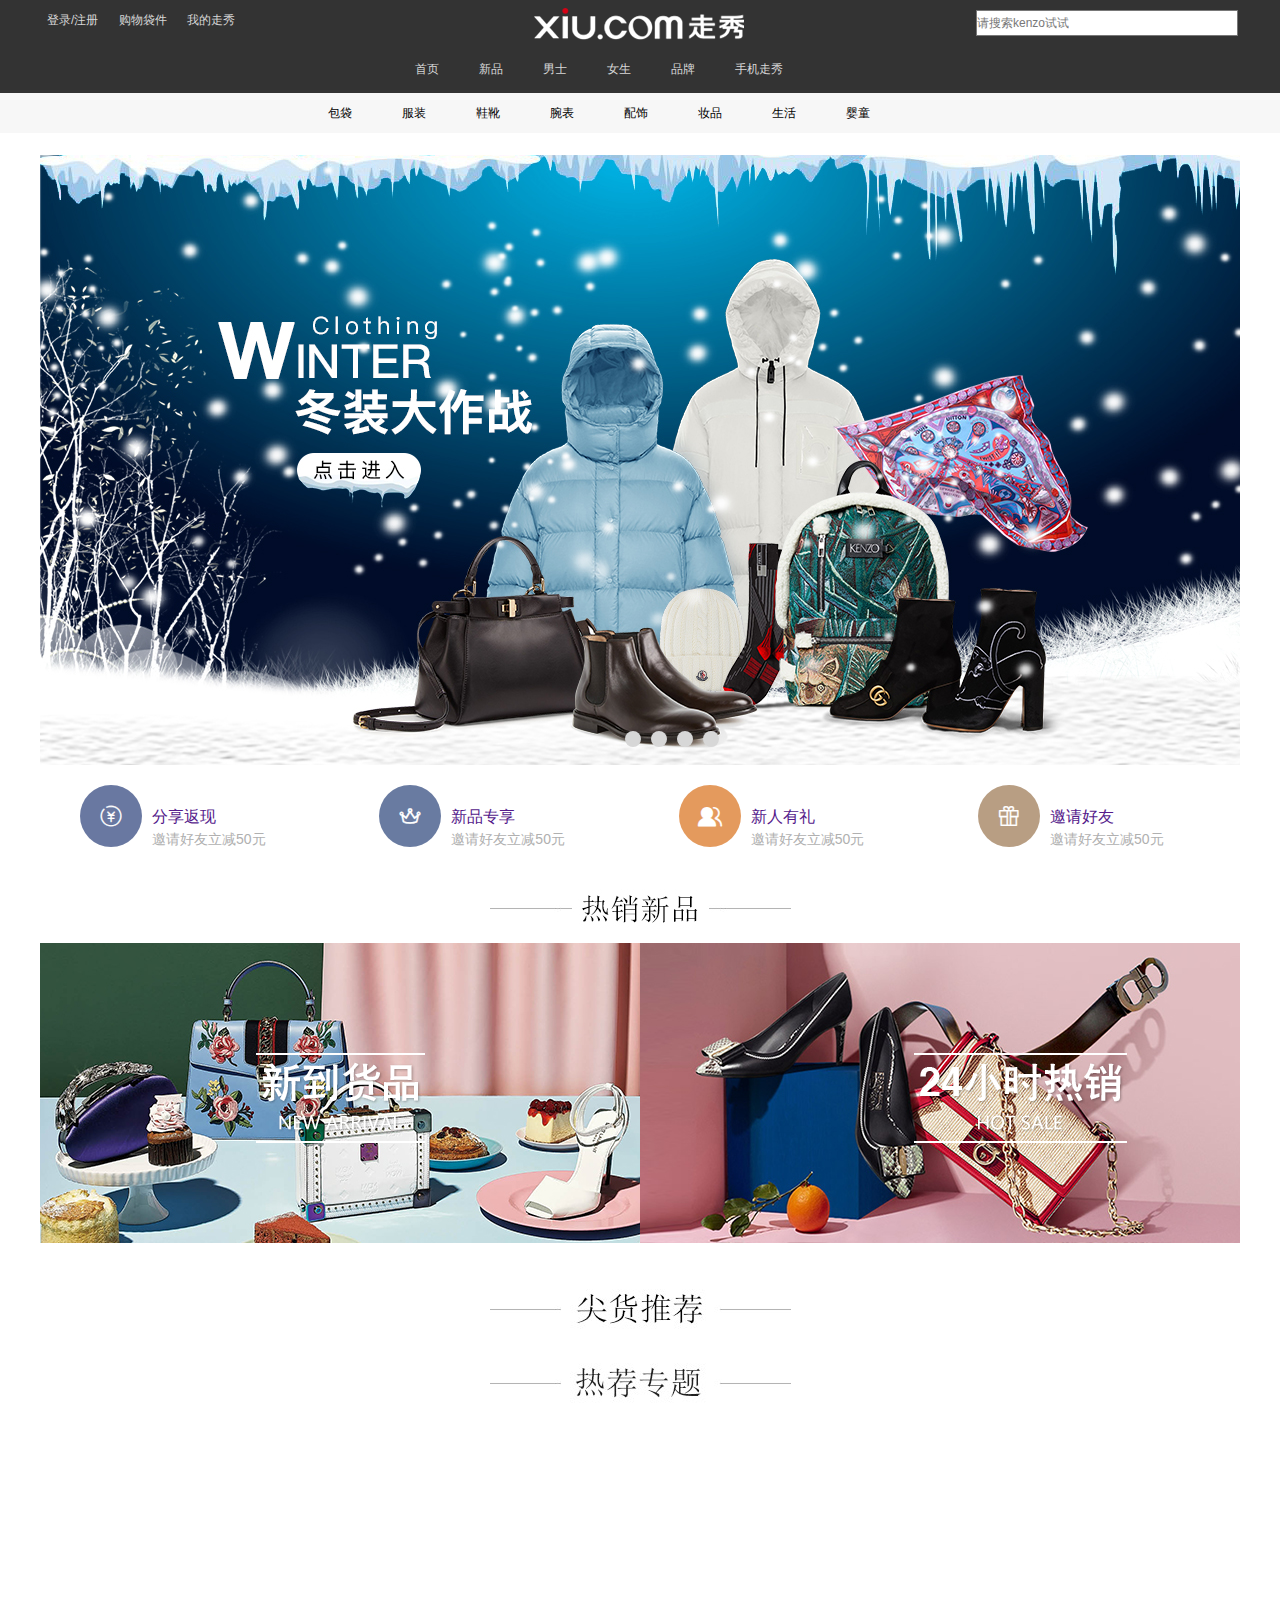
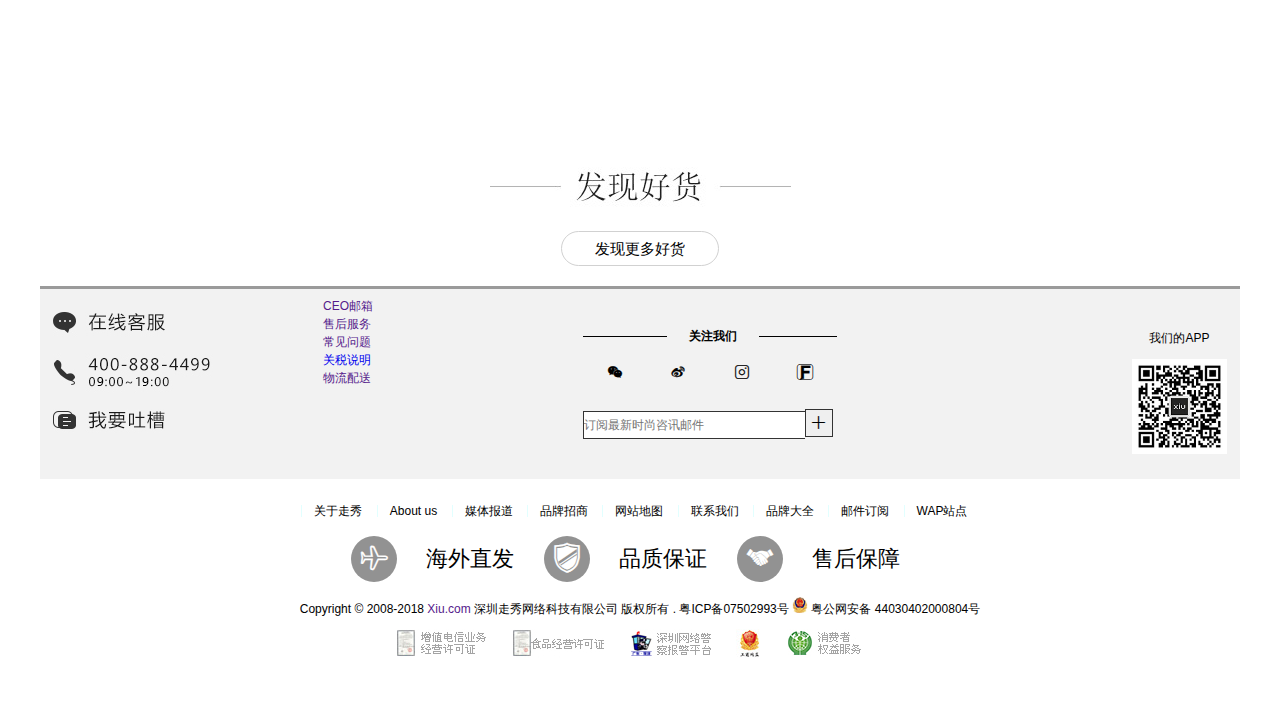
<file: index.html>
<!doctype html>
<html lang="en">

	<head>
		<meta charset="UTF-8" />
		<title>走秀网-发现全球时尚-走秀网官网</title>
		<meta name="keywords" content="走秀网，走秀网官网,ciu.com,国际品牌，全球购，海外名店，代购" />
		<link rel="stylesheet" type="text/css" href="css/showpage.css" />
		<link rel="stylesheet" type="text/css" href="font/iconfont.css"/>
		<link rel="stylesheet" type="text/css" href="font/demo.css"/>
	</head>

	<body>
		<!--头部开始-->
		<header>
			<div class="top_wrap">
				<div class="top_wrap_in">
					<ul class="top_nav">
						<li>
							<a href="">登录/注册</a>

						</li>
						<li>
							<a href="">购物袋<em></em>件</a>
						</li>
						<li>
							<a href="">我的走秀</a>
						</li>
					</ul>
					<div class="top_center">
						<a href="index.html"></a>
					</div>
					<div class="top_right"><input type="search" name="" id="" value="请搜索kenzo试试" /></div>
					<div class="banner_top">
						<ul>
							<li><a href="">首页</a></li>
							<li><a href="">新品</a></li>
							<li><a href="">男士</a></li>
							<li><a href="">女生</a></li>
							<li><a href="">品牌</a></li>
							<li><a href="">手机走秀</a></li>
						</ul>
					</div>
				</div>

			</div>
			<div class="bottom_wrap">
				<div class="bottom_wrap_in">
					<ul>
						<li><a href="">包袋</a></li>
						<li><a href="">服装</a></li>
						<li><a href="">鞋靴</a></li>
						<li><a href="">腕表</a></li>
						<li><a href="">配饰</a></li>
						<li><a href="">妆品</a></li>
						<li><a href="">生活</a></li>
						<li><a href="">婴童</a></li>
					</ul>
				</div>
			</div>
		</header>
		<!--头部结束-->

		<!--运营添加开始-->
		<section>
			<div class="mainShow">
				<ol>
					<li><img src="img/banner1.jpg"/></li>
					<li><img src="img/banner2.jpg"/></li>
					<li><img src="img/banner3.jpg"/></li>
					<li><img src="img/banner4.jpg"/></li>
					<li><img src="img/banner1.jpg"/></li>
				</ol>
				<ul >
					<li>1</li>
					<li>2</li>
					<li>3</li>
					<li>4</li>
				</ul>
			</div>
			<div class="mainNav">
				<a href=""><i class="iconfont">&#xe60b;</i><p>分享返现</p><span>邀请好友立减50元</span></a>
				<a href=""><i class="iconfont">&#xe7a9;</i><p>新品专享</p><span>邀请好友立减50元</span></a>
				<a href=""><i class="iconfont">&#xe71e;</i><p>新人有礼</p><span>邀请好友立减50元</span></a>
				<a href=""><i class="iconfont">&#xe657;</i><p>邀请好友</p><span>邀请好友立减50元</span></a>
			</div>
			<!--shopbox-->
			<div class="shopbox">
				<!--new-->
				<div class="title"><img src="img/topic_za.jpg"/></div>
				<div class="new">
					<ul>
						<li><img src="img/zuixin_01.jpg"/><a href=""><img src="img/zuixin_01.png"/></a></li>
						<li><img src="img/zuixin_02.jpg"/><a href=""><img src="img/zuixin_02.png"/></a></li>
					</ul>
				</div>
				<!--尖货推荐-->
				<div class="title"><img src="img/goods_t.jpg"/></div>
				<div class="recommend_good">
					<!--<ul>
						<li><a href=""><img src=""/></a></li>
						<li><a href=""><img src=""/></a></li>
						<li><a href=""><img src=""/></a></li>
					</ul>-->
				</div>
				
				<!--热荐专题-->
				<div class="title"><img src="img/topic_t.jpg"/></div>
				<div class="hotTip"></div>
				
				<!--发现好货-->
				
				<div class="title"><img src="img/found_t.jpg"/></div>
				<div class="findGood">
					<!--<ul>
						<li><img src="" alt="" /><span><p>好机会</</p><p>大多数</</p><p>速度</</p></span></li>
						<li><img src="" alt="" /><span><p></</p><p></</p><p></</p></span></li>
						<li><img src="" alt="" /><span><p></</p><p></</p><p></</p></span></li>
						<li><img src="" alt="" /><span><p></</p><p></</p><p></</p></span></li>
					</ul>-->
				</div>
					
				
			</div>
			<div class="section_end">发现更多好货</div>
		</section>
		<!--运营添加结束-->

		<!--end-->
		<footer>
			<!--footer上部分-->
			<div class="footer_top">
				<div class="footer_top_left">
					<a class="kf" href=""></a>
					<p class="p_num"></p>
					<a href="" class="mail_link"></a>
				</div>
				
					<dl class="new_dl">
					<dd><a href="">CEO邮箱</a></dd>
					<dd><a href="">售后服务</a></dd>
					<dd><a href="">常见问题</a></dd>
					<dd><a href="javascript:void(0);">关税说明</a></dd>
					<dd><a href="">物流配送</a></dd>
					</dl>
				<div class="footer_top_center">
					<div><h2>关注我们</h2></div>
					<p>
					<i class="iconfont">&#xe619;</i>
					<i class="iconfont">&#xf0105;</i>
					<i class="iconfont">&#xe60e;</i>
					<i class="iconfont">&#xe61f;</i>
					</p>
					<input type="search" class="search" placeholder="订阅最新时尚咨讯邮件"/><input type="button" value="&#xe81a;" class="btn iconfont"/>
				</div>
				<dl class="wchat">
					<dt>我们的APP</dt>
					<dd><img src="img/weixinQr.jpg"/></dd>
				</dl>
				
			</div>
			
			<!--footer下部分-->
			<div class="footer_bottom">
				<a href="">关于走秀</a>
				<a href="">About us</a>
				<a href="">媒体报道</a>
				<a href="">品牌招商</a>
				<a href="">网站地图</a>
				<a href="">联系我们</a>
				<a href="">品牌大全</a>
				<a href="">邮件订阅</a>
				<a href="">WAP站点</a>
				<br />
				<ul>
					<li><i class="iconfont">&#xf0060;</i><span>海外直发</span></li>
					<li><i class="iconfont">&#xe69d;</i><span>品质保证</span></li>
					<li><i class="iconfont">&#xe6c9;</i><span>售后保障</span></li>
				</ul>
				<div class="copy">
					<p>Copyright &copy; 2008-2018 <a href="">Xiu.com</a> 深圳走秀网络科技有限公司 版权所有 . 粤ICP备07502993号 <img src="img/wab.png"/> 粤公网安备 44030402000804号</p>
				</div>
				<div class="promise">
					<a href=""><img src="img/c_01.jpg"/></a>
					<a href=""><img src="img/c_11.jpg"/></a>
					<a href=""><img src="img/c_04.jpg"/></a>
					<a href=""><img src="img/c_08.jpg"/></a>
					<a href=""><img src="img/c_09.jpg"/></a>
				</div>
			</div>
		</footer>
	</body>

</html>

<script src="js/jquery.min.js" type="text/javascript" charset="utf-8"></script>
<script src="js/index.js" type="text/javascript" charset="utf-8"></script>
<script src="js/jquery.cookie.js"></script>
</file>
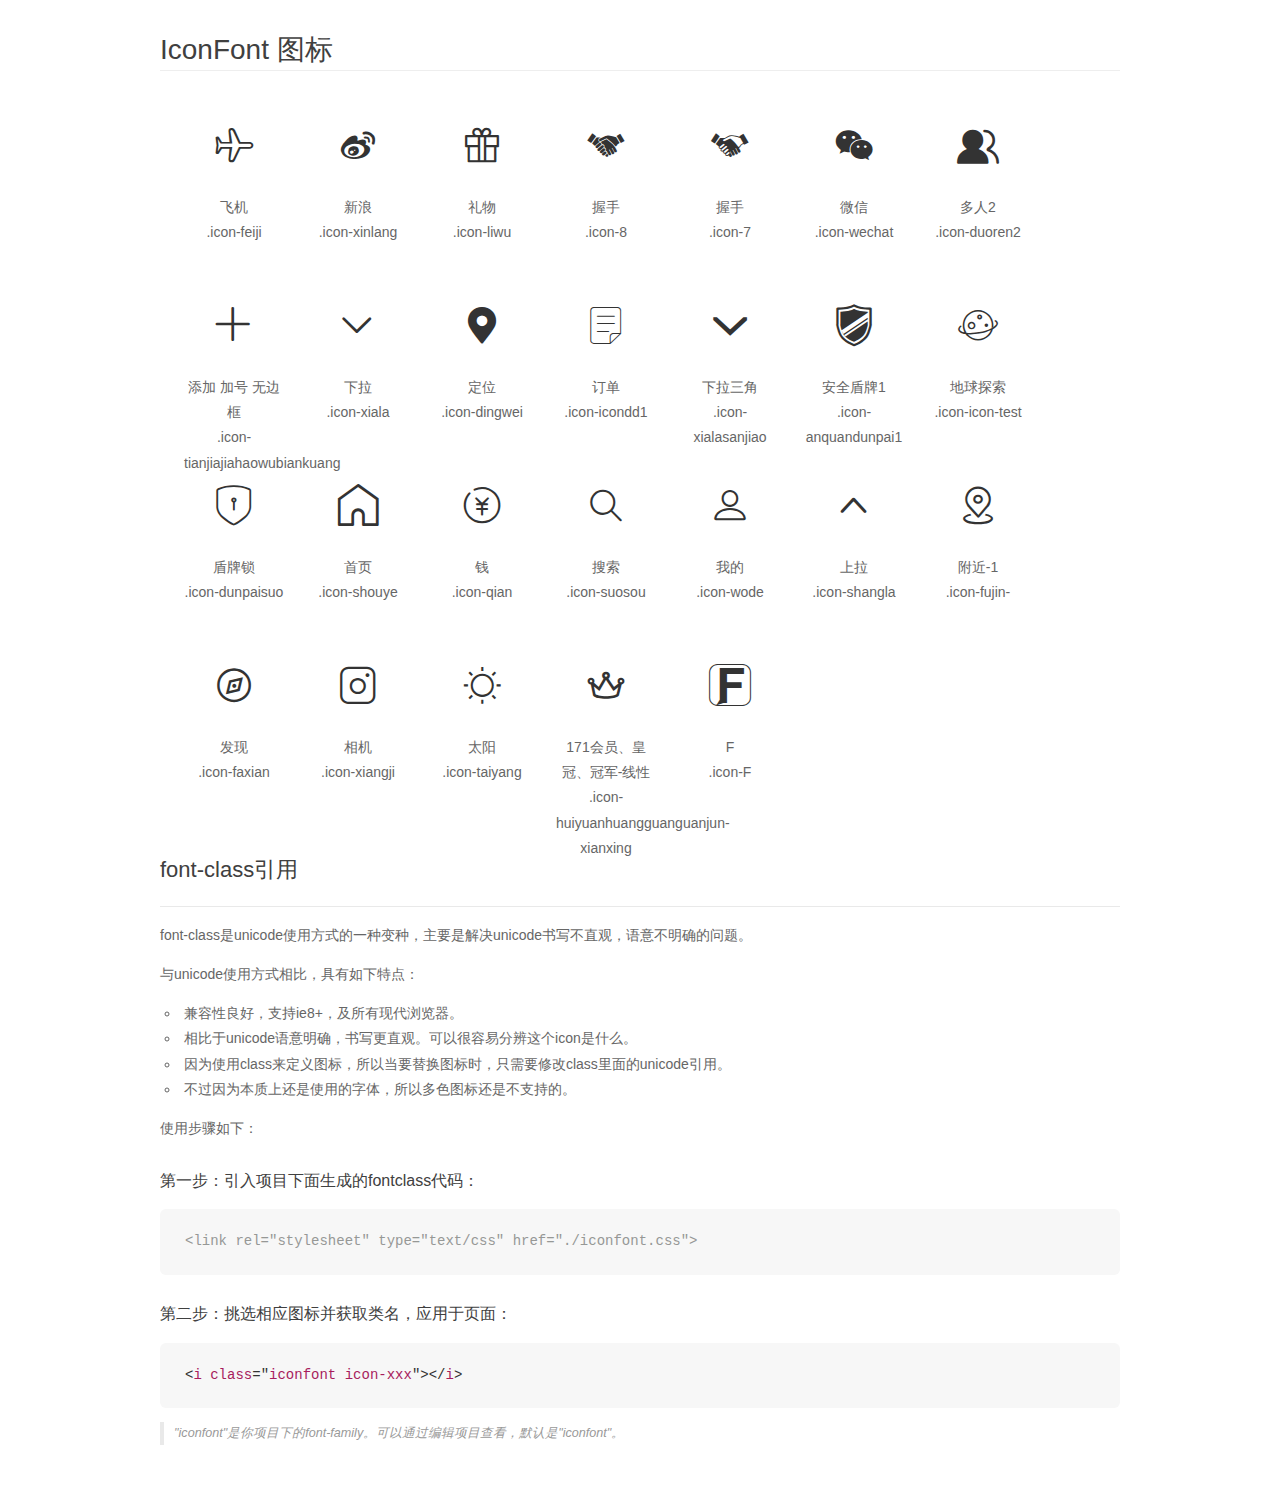
<file: font/demo_fontclass.html>
<!DOCTYPE html>
<html>
<head>
    <meta charset="utf-8"/>
    <title>IconFont</title>
    <link rel="stylesheet" href="demo.css">
    <link rel="stylesheet" href="iconfont.css">
</head>
<body>
    <div class="main markdown">
        <h1>IconFont 图标</h1>
        <ul class="icon_lists clear">
            
                <li>
                <i class="icon iconfont icon-feiji"></i>
                    <div class="name">飞机</div>
                    <div class="fontclass">.icon-feiji</div>
                </li>
            
                <li>
                <i class="icon iconfont icon-xinlang"></i>
                    <div class="name">新浪</div>
                    <div class="fontclass">.icon-xinlang</div>
                </li>
            
                <li>
                <i class="icon iconfont icon-liwu"></i>
                    <div class="name">礼物</div>
                    <div class="fontclass">.icon-liwu</div>
                </li>
            
                <li>
                <i class="icon iconfont icon-8"></i>
                    <div class="name">握手</div>
                    <div class="fontclass">.icon-8</div>
                </li>
            
                <li>
                <i class="icon iconfont icon-7"></i>
                    <div class="name">握手</div>
                    <div class="fontclass">.icon-7</div>
                </li>
            
                <li>
                <i class="icon iconfont icon-wechat"></i>
                    <div class="name">微信</div>
                    <div class="fontclass">.icon-wechat</div>
                </li>
            
                <li>
                <i class="icon iconfont icon-duoren2"></i>
                    <div class="name">多人2</div>
                    <div class="fontclass">.icon-duoren2</div>
                </li>
            
                <li>
                <i class="icon iconfont icon-tianjiajiahaowubiankuang"></i>
                    <div class="name">添加 加号 无边框</div>
                    <div class="fontclass">.icon-tianjiajiahaowubiankuang</div>
                </li>
            
                <li>
                <i class="icon iconfont icon-xiala"></i>
                    <div class="name">下拉</div>
                    <div class="fontclass">.icon-xiala</div>
                </li>
            
                <li>
                <i class="icon iconfont icon-dingwei"></i>
                    <div class="name">定位</div>
                    <div class="fontclass">.icon-dingwei</div>
                </li>
            
                <li>
                <i class="icon iconfont icon-icondd1"></i>
                    <div class="name">订单</div>
                    <div class="fontclass">.icon-icondd1</div>
                </li>
            
                <li>
                <i class="icon iconfont icon-xialasanjiao"></i>
                    <div class="name">下拉三角</div>
                    <div class="fontclass">.icon-xialasanjiao</div>
                </li>
            
                <li>
                <i class="icon iconfont icon-anquandunpai1"></i>
                    <div class="name">安全盾牌1</div>
                    <div class="fontclass">.icon-anquandunpai1</div>
                </li>
            
                <li>
                <i class="icon iconfont icon-icon-test"></i>
                    <div class="name">地球探索</div>
                    <div class="fontclass">.icon-icon-test</div>
                </li>
            
                <li>
                <i class="icon iconfont icon-dunpaisuo"></i>
                    <div class="name">盾牌锁</div>
                    <div class="fontclass">.icon-dunpaisuo</div>
                </li>
            
                <li>
                <i class="icon iconfont icon-shouye"></i>
                    <div class="name">首页</div>
                    <div class="fontclass">.icon-shouye</div>
                </li>
            
                <li>
                <i class="icon iconfont icon-qian"></i>
                    <div class="name">钱</div>
                    <div class="fontclass">.icon-qian</div>
                </li>
            
                <li>
                <i class="icon iconfont icon-suosou"></i>
                    <div class="name">搜索</div>
                    <div class="fontclass">.icon-suosou</div>
                </li>
            
                <li>
                <i class="icon iconfont icon-wode"></i>
                    <div class="name">我的</div>
                    <div class="fontclass">.icon-wode</div>
                </li>
            
                <li>
                <i class="icon iconfont icon-shangla"></i>
                    <div class="name">上拉</div>
                    <div class="fontclass">.icon-shangla</div>
                </li>
            
                <li>
                <i class="icon iconfont icon-fujin-"></i>
                    <div class="name">附近-1</div>
                    <div class="fontclass">.icon-fujin-</div>
                </li>
            
                <li>
                <i class="icon iconfont icon-faxian"></i>
                    <div class="name">发现</div>
                    <div class="fontclass">.icon-faxian</div>
                </li>
            
                <li>
                <i class="icon iconfont icon-xiangji"></i>
                    <div class="name">相机</div>
                    <div class="fontclass">.icon-xiangji</div>
                </li>
            
                <li>
                <i class="icon iconfont icon-taiyang"></i>
                    <div class="name">太阳</div>
                    <div class="fontclass">.icon-taiyang</div>
                </li>
            
                <li>
                <i class="icon iconfont icon-huiyuanhuangguanguanjun-xianxing"></i>
                    <div class="name">171会员、皇冠、冠军-线性</div>
                    <div class="fontclass">.icon-huiyuanhuangguanguanjun-xianxing</div>
                </li>
            
                <li>
                <i class="icon iconfont icon-F"></i>
                    <div class="name">F</div>
                    <div class="fontclass">.icon-F</div>
                </li>
            
        </ul>

        <h2 id="font-class-">font-class引用</h2>
        <hr>

        <p>font-class是unicode使用方式的一种变种，主要是解决unicode书写不直观，语意不明确的问题。</p>
        <p>与unicode使用方式相比，具有如下特点：</p>
        <ul>
        <li>兼容性良好，支持ie8+，及所有现代浏览器。</li>
        <li>相比于unicode语意明确，书写更直观。可以很容易分辨这个icon是什么。</li>
        <li>因为使用class来定义图标，所以当要替换图标时，只需要修改class里面的unicode引用。</li>
        <li>不过因为本质上还是使用的字体，所以多色图标还是不支持的。</li>
        </ul>
        <p>使用步骤如下：</p>
        <h3 id="-fontclass-">第一步：引入项目下面生成的fontclass代码：</h3>


        <pre><code class="lang-js hljs javascript"><span class="hljs-comment">&lt;link rel="stylesheet" type="text/css" href="./iconfont.css"&gt;</span></code></pre>
        <h3 id="-">第二步：挑选相应图标并获取类名，应用于页面：</h3>
        <pre><code class="lang-css hljs">&lt;<span class="hljs-selector-tag">i</span> <span class="hljs-selector-tag">class</span>="<span class="hljs-selector-tag">iconfont</span> <span class="hljs-selector-tag">icon-xxx</span>"&gt;&lt;/<span class="hljs-selector-tag">i</span>&gt;</code></pre>
        <blockquote>
        <p>"iconfont"是你项目下的font-family。可以通过编辑项目查看，默认是"iconfont"。</p>
        </blockquote>
    </div>
</body>
</html>
</file>
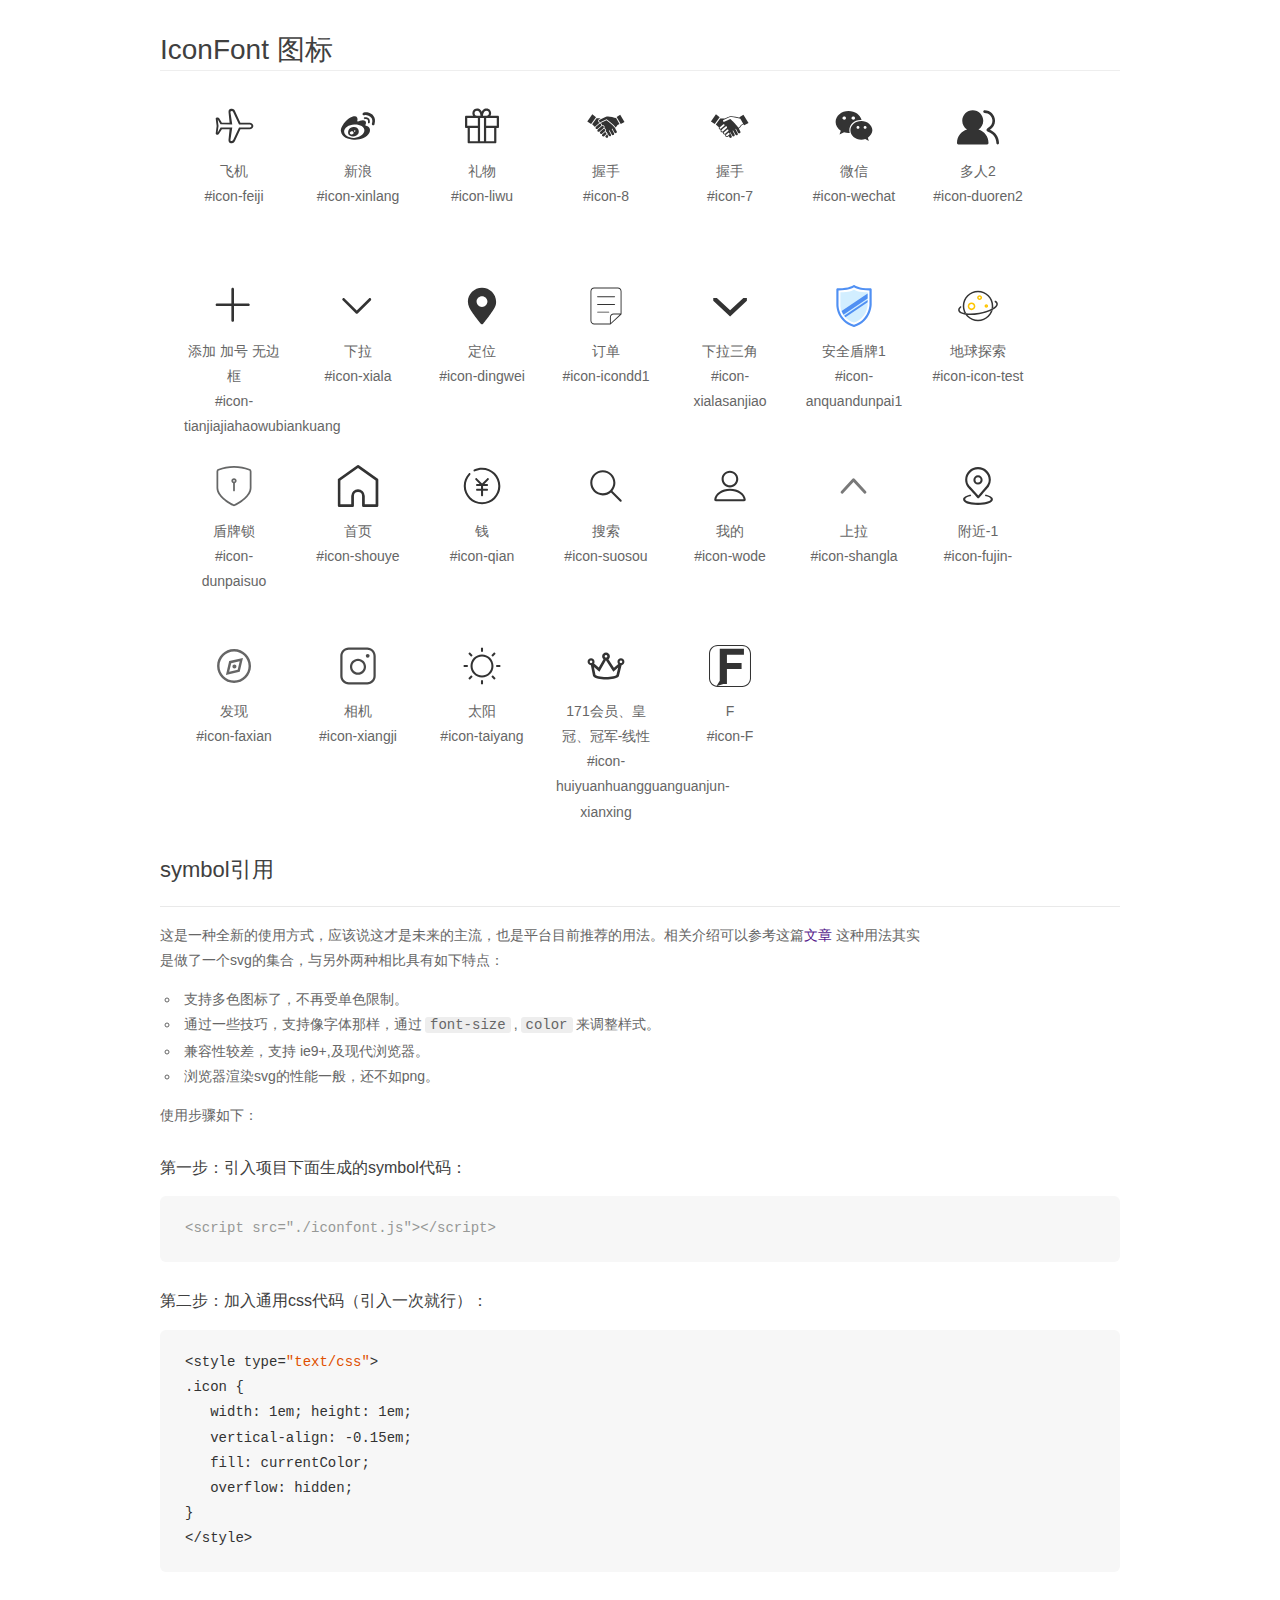
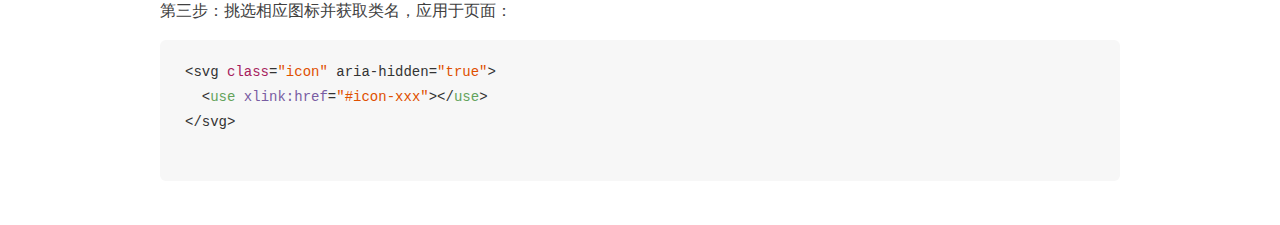
<file: font/demo_symbol.html>
<!DOCTYPE html>
<html>
<head>
    <meta charset="utf-8"/>
    <title>IconFont</title>
    <link rel="stylesheet" href="demo.css">
    <script src="iconfont.js"></script>

    <style type="text/css">
        .icon {
          /* 通过设置 font-size 来改变图标大小 */
          width: 1em; height: 1em;
          /* 图标和文字相邻时，垂直对齐 */
          vertical-align: -0.15em;
          /* 通过设置 color 来改变 SVG 的颜色/fill */
          fill: currentColor;
          /* path 和 stroke 溢出 viewBox 部分在 IE 下会显示
             normalize.css 中也包含这行 */
          overflow: hidden;
        }

    </style>
</head>
<body>
    <div class="main markdown">
        <h1>IconFont 图标</h1>
        <ul class="icon_lists clear">
            
                <li>
                    <svg class="icon" aria-hidden="true">
                        <use xlink:href="#icon-feiji"></use>
                    </svg>
                    <div class="name">飞机</div>
                    <div class="fontclass">#icon-feiji</div>
                </li>
            
                <li>
                    <svg class="icon" aria-hidden="true">
                        <use xlink:href="#icon-xinlang"></use>
                    </svg>
                    <div class="name">新浪</div>
                    <div class="fontclass">#icon-xinlang</div>
                </li>
            
                <li>
                    <svg class="icon" aria-hidden="true">
                        <use xlink:href="#icon-liwu"></use>
                    </svg>
                    <div class="name">礼物</div>
                    <div class="fontclass">#icon-liwu</div>
                </li>
            
                <li>
                    <svg class="icon" aria-hidden="true">
                        <use xlink:href="#icon-8"></use>
                    </svg>
                    <div class="name">握手</div>
                    <div class="fontclass">#icon-8</div>
                </li>
            
                <li>
                    <svg class="icon" aria-hidden="true">
                        <use xlink:href="#icon-7"></use>
                    </svg>
                    <div class="name">握手</div>
                    <div class="fontclass">#icon-7</div>
                </li>
            
                <li>
                    <svg class="icon" aria-hidden="true">
                        <use xlink:href="#icon-wechat"></use>
                    </svg>
                    <div class="name">微信</div>
                    <div class="fontclass">#icon-wechat</div>
                </li>
            
                <li>
                    <svg class="icon" aria-hidden="true">
                        <use xlink:href="#icon-duoren2"></use>
                    </svg>
                    <div class="name">多人2</div>
                    <div class="fontclass">#icon-duoren2</div>
                </li>
            
                <li>
                    <svg class="icon" aria-hidden="true">
                        <use xlink:href="#icon-tianjiajiahaowubiankuang"></use>
                    </svg>
                    <div class="name">添加 加号 无边框</div>
                    <div class="fontclass">#icon-tianjiajiahaowubiankuang</div>
                </li>
            
                <li>
                    <svg class="icon" aria-hidden="true">
                        <use xlink:href="#icon-xiala"></use>
                    </svg>
                    <div class="name">下拉</div>
                    <div class="fontclass">#icon-xiala</div>
                </li>
            
                <li>
                    <svg class="icon" aria-hidden="true">
                        <use xlink:href="#icon-dingwei"></use>
                    </svg>
                    <div class="name">定位</div>
                    <div class="fontclass">#icon-dingwei</div>
                </li>
            
                <li>
                    <svg class="icon" aria-hidden="true">
                        <use xlink:href="#icon-icondd1"></use>
                    </svg>
                    <div class="name">订单</div>
                    <div class="fontclass">#icon-icondd1</div>
                </li>
            
                <li>
                    <svg class="icon" aria-hidden="true">
                        <use xlink:href="#icon-xialasanjiao"></use>
                    </svg>
                    <div class="name">下拉三角</div>
                    <div class="fontclass">#icon-xialasanjiao</div>
                </li>
            
                <li>
                    <svg class="icon" aria-hidden="true">
                        <use xlink:href="#icon-anquandunpai1"></use>
                    </svg>
                    <div class="name">安全盾牌1</div>
                    <div class="fontclass">#icon-anquandunpai1</div>
                </li>
            
                <li>
                    <svg class="icon" aria-hidden="true">
                        <use xlink:href="#icon-icon-test"></use>
                    </svg>
                    <div class="name">地球探索</div>
                    <div class="fontclass">#icon-icon-test</div>
                </li>
            
                <li>
                    <svg class="icon" aria-hidden="true">
                        <use xlink:href="#icon-dunpaisuo"></use>
                    </svg>
                    <div class="name">盾牌锁</div>
                    <div class="fontclass">#icon-dunpaisuo</div>
                </li>
            
                <li>
                    <svg class="icon" aria-hidden="true">
                        <use xlink:href="#icon-shouye"></use>
                    </svg>
                    <div class="name">首页</div>
                    <div class="fontclass">#icon-shouye</div>
                </li>
            
                <li>
                    <svg class="icon" aria-hidden="true">
                        <use xlink:href="#icon-qian"></use>
                    </svg>
                    <div class="name">钱</div>
                    <div class="fontclass">#icon-qian</div>
                </li>
            
                <li>
                    <svg class="icon" aria-hidden="true">
                        <use xlink:href="#icon-suosou"></use>
                    </svg>
                    <div class="name">搜索</div>
                    <div class="fontclass">#icon-suosou</div>
                </li>
            
                <li>
                    <svg class="icon" aria-hidden="true">
                        <use xlink:href="#icon-wode"></use>
                    </svg>
                    <div class="name">我的</div>
                    <div class="fontclass">#icon-wode</div>
                </li>
            
                <li>
                    <svg class="icon" aria-hidden="true">
                        <use xlink:href="#icon-shangla"></use>
                    </svg>
                    <div class="name">上拉</div>
                    <div class="fontclass">#icon-shangla</div>
                </li>
            
                <li>
                    <svg class="icon" aria-hidden="true">
                        <use xlink:href="#icon-fujin-"></use>
                    </svg>
                    <div class="name">附近-1</div>
                    <div class="fontclass">#icon-fujin-</div>
                </li>
            
                <li>
                    <svg class="icon" aria-hidden="true">
                        <use xlink:href="#icon-faxian"></use>
                    </svg>
                    <div class="name">发现</div>
                    <div class="fontclass">#icon-faxian</div>
                </li>
            
                <li>
                    <svg class="icon" aria-hidden="true">
                        <use xlink:href="#icon-xiangji"></use>
                    </svg>
                    <div class="name">相机</div>
                    <div class="fontclass">#icon-xiangji</div>
                </li>
            
                <li>
                    <svg class="icon" aria-hidden="true">
                        <use xlink:href="#icon-taiyang"></use>
                    </svg>
                    <div class="name">太阳</div>
                    <div class="fontclass">#icon-taiyang</div>
                </li>
            
                <li>
                    <svg class="icon" aria-hidden="true">
                        <use xlink:href="#icon-huiyuanhuangguanguanjun-xianxing"></use>
                    </svg>
                    <div class="name">171会员、皇冠、冠军-线性</div>
                    <div class="fontclass">#icon-huiyuanhuangguanguanjun-xianxing</div>
                </li>
            
                <li>
                    <svg class="icon" aria-hidden="true">
                        <use xlink:href="#icon-F"></use>
                    </svg>
                    <div class="name">F</div>
                    <div class="fontclass">#icon-F</div>
                </li>
            
        </ul>


        <h2 id="symbol-">symbol引用</h2>
        <hr>

        <p>这是一种全新的使用方式，应该说这才是未来的主流，也是平台目前推荐的用法。相关介绍可以参考这篇<a href="">文章</a>
        这种用法其实是做了一个svg的集合，与另外两种相比具有如下特点：</p>
        <ul>
          <li>支持多色图标了，不再受单色限制。</li>
          <li>通过一些技巧，支持像字体那样，通过<code>font-size</code>,<code>color</code>来调整样式。</li>
          <li>兼容性较差，支持 ie9+,及现代浏览器。</li>
          <li>浏览器渲染svg的性能一般，还不如png。</li>
        </ul>
        <p>使用步骤如下：</p>
        <h3 id="-symbol-">第一步：引入项目下面生成的symbol代码：</h3>
        <pre><code class="lang-js hljs javascript"><span class="hljs-comment">&lt;script src="./iconfont.js"&gt;&lt;/script&gt;</span></code></pre>
        <h3 id="-css-">第二步：加入通用css代码（引入一次就行）：</h3>
        <pre><code class="lang-js hljs javascript">&lt;style type=<span class="hljs-string">"text/css"</span>&gt;
.icon {
   width: <span class="hljs-number">1</span>em; height: <span class="hljs-number">1</span>em;
   vertical-align: <span class="hljs-number">-0.15</span>em;
   fill: currentColor;
   overflow: hidden;
}
&lt;<span class="hljs-regexp">/style&gt;</span></code></pre>
        <h3 id="-">第三步：挑选相应图标并获取类名，应用于页面：</h3>
        <pre><code class="lang-js hljs javascript">&lt;svg <span class="hljs-class"><span class="hljs-keyword">class</span></span>=<span class="hljs-string">"icon"</span> aria-hidden=<span class="hljs-string">"true"</span>&gt;<span class="xml"><span class="hljs-tag">
  &lt;<span class="hljs-name">use</span> <span class="hljs-attr">xlink:href</span>=<span class="hljs-string">"#icon-xxx"</span>&gt;</span><span class="hljs-tag">&lt;/<span class="hljs-name">use</span>&gt;</span>
</span>&lt;<span class="hljs-regexp">/svg&gt;
        </span></code></pre>
    </div>
</body>
</html>
</file>
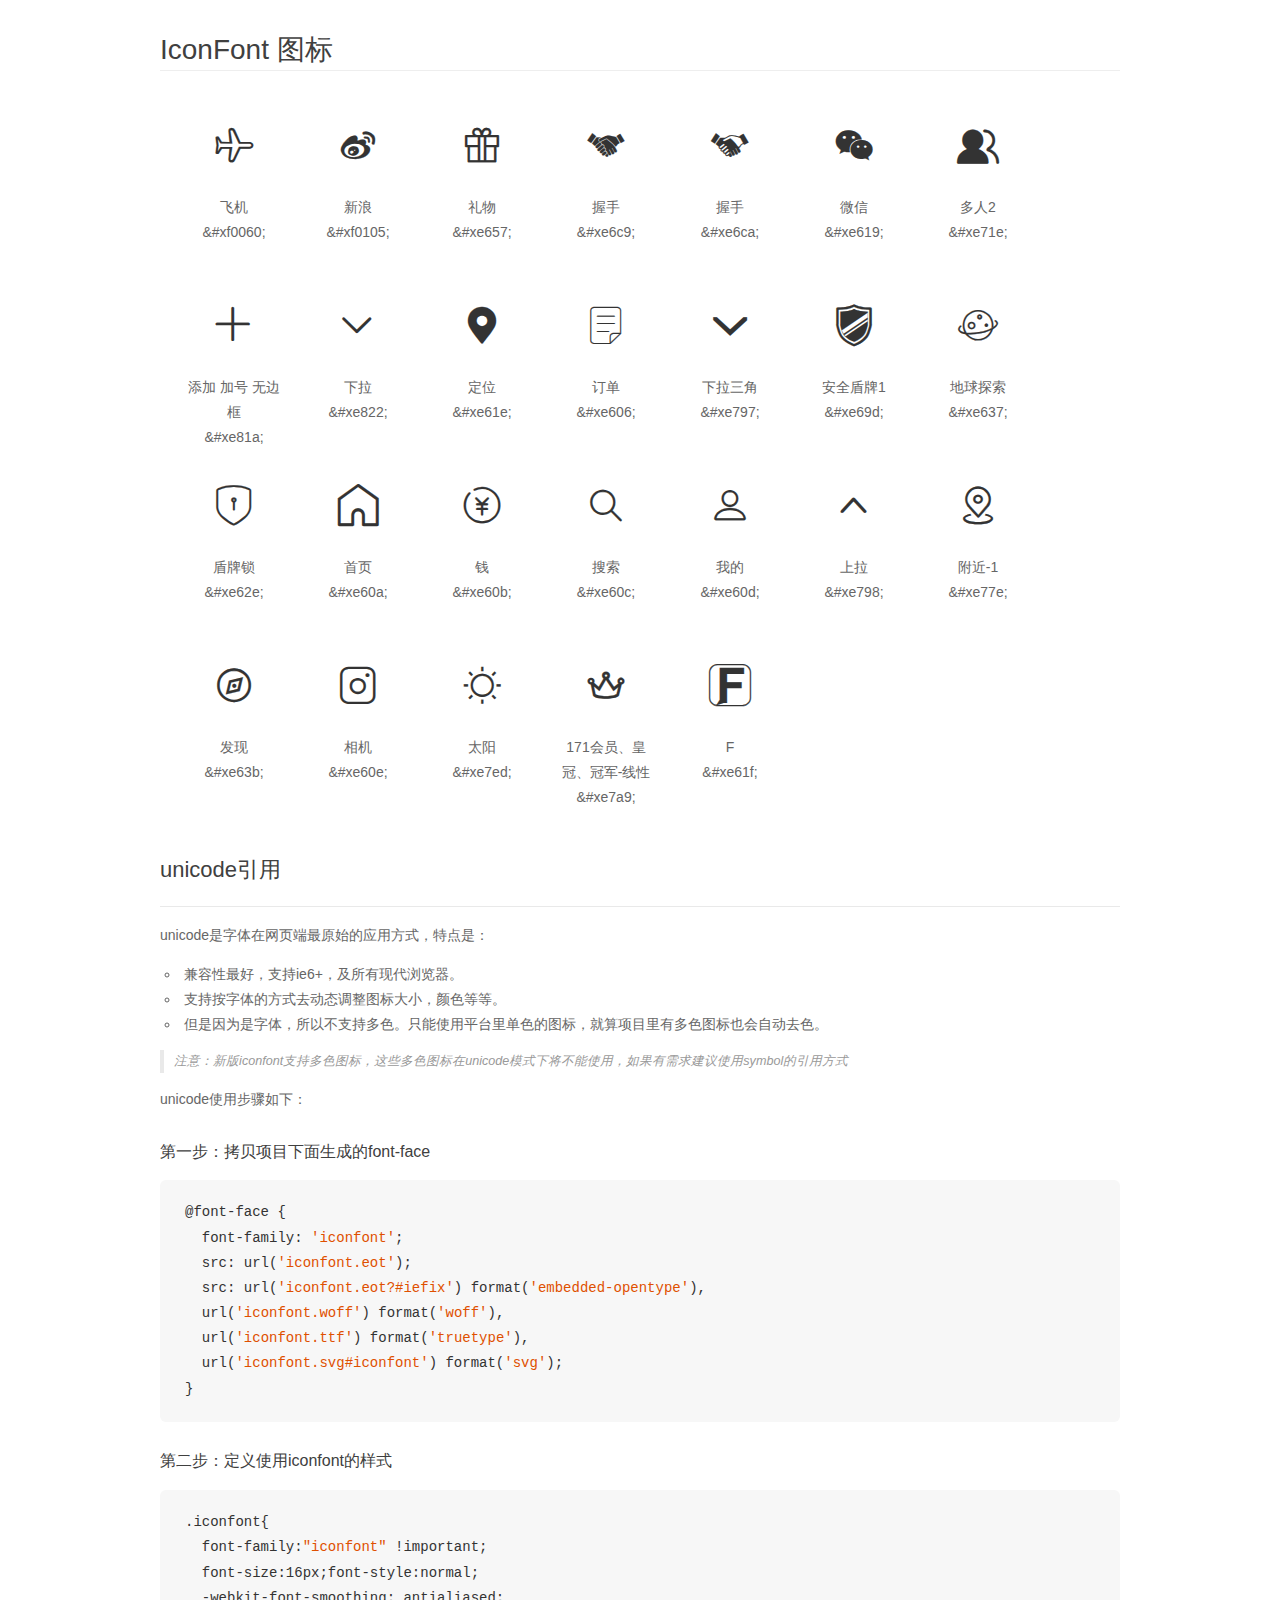
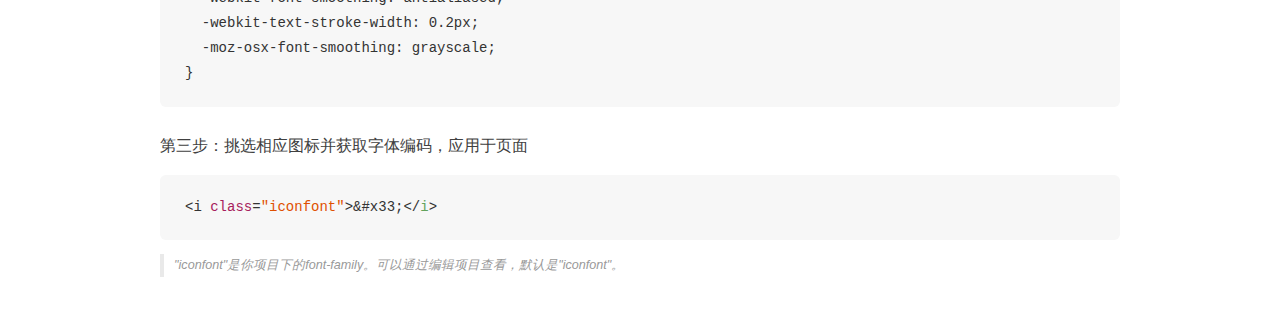
<file: font/demo_unicode.html>
<!DOCTYPE html>
<html>
<head>
    <meta charset="utf-8"/>
    <title>IconFont</title>
    <link rel="stylesheet" href="demo.css">

    <style type="text/css">

        @font-face {font-family: "iconfont";
          src: url('iconfont.eot'); /* IE9*/
          src: url('iconfont.eot#iefix') format('embedded-opentype'), /* IE6-IE8 */
          url('iconfont.woff') format('woff'), /* chrome, firefox */
          url('iconfont.ttf') format('truetype'), /* chrome, firefox, opera, Safari, Android, iOS 4.2+*/
          url('iconfont.svg#iconfont') format('svg'); /* iOS 4.1- */
        }

        .iconfont {
          font-family:"iconfont" !important;
          font-size:16px;
          font-style:normal;
          -webkit-font-smoothing: antialiased;
          -webkit-text-stroke-width: 0.2px;
          -moz-osx-font-smoothing: grayscale;
        }

    </style>
</head>
<body>
    <div class="main markdown">
        <h1>IconFont 图标</h1>
        <ul class="icon_lists clear">
            
                <li>
                <i class="icon iconfont">&#xf0060;</i>
                    <div class="name">飞机</div>
                    <div class="code">&amp;#xf0060;</div>
                </li>
            
                <li>
                <i class="icon iconfont">&#xf0105;</i>
                    <div class="name">新浪</div>
                    <div class="code">&amp;#xf0105;</div>
                </li>
            
                <li>
                <i class="icon iconfont">&#xe657;</i>
                    <div class="name">礼物</div>
                    <div class="code">&amp;#xe657;</div>
                </li>
            
                <li>
                <i class="icon iconfont">&#xe6c9;</i>
                    <div class="name">握手</div>
                    <div class="code">&amp;#xe6c9;</div>
                </li>
            
                <li>
                <i class="icon iconfont">&#xe6ca;</i>
                    <div class="name">握手</div>
                    <div class="code">&amp;#xe6ca;</div>
                </li>
            
                <li>
                <i class="icon iconfont">&#xe619;</i>
                    <div class="name">微信</div>
                    <div class="code">&amp;#xe619;</div>
                </li>
            
                <li>
                <i class="icon iconfont">&#xe71e;</i>
                    <div class="name">多人2</div>
                    <div class="code">&amp;#xe71e;</div>
                </li>
            
                <li>
                <i class="icon iconfont">&#xe81a;</i>
                    <div class="name">添加 加号 无边框</div>
                    <div class="code">&amp;#xe81a;</div>
                </li>
            
                <li>
                <i class="icon iconfont">&#xe822;</i>
                    <div class="name">下拉</div>
                    <div class="code">&amp;#xe822;</div>
                </li>
            
                <li>
                <i class="icon iconfont">&#xe61e;</i>
                    <div class="name">定位</div>
                    <div class="code">&amp;#xe61e;</div>
                </li>
            
                <li>
                <i class="icon iconfont">&#xe606;</i>
                    <div class="name">订单</div>
                    <div class="code">&amp;#xe606;</div>
                </li>
            
                <li>
                <i class="icon iconfont">&#xe797;</i>
                    <div class="name">下拉三角</div>
                    <div class="code">&amp;#xe797;</div>
                </li>
            
                <li>
                <i class="icon iconfont">&#xe69d;</i>
                    <div class="name">安全盾牌1</div>
                    <div class="code">&amp;#xe69d;</div>
                </li>
            
                <li>
                <i class="icon iconfont">&#xe637;</i>
                    <div class="name">地球探索</div>
                    <div class="code">&amp;#xe637;</div>
                </li>
            
                <li>
                <i class="icon iconfont">&#xe62e;</i>
                    <div class="name">盾牌锁</div>
                    <div class="code">&amp;#xe62e;</div>
                </li>
            
                <li>
                <i class="icon iconfont">&#xe60a;</i>
                    <div class="name">首页</div>
                    <div class="code">&amp;#xe60a;</div>
                </li>
            
                <li>
                <i class="icon iconfont">&#xe60b;</i>
                    <div class="name">钱</div>
                    <div class="code">&amp;#xe60b;</div>
                </li>
            
                <li>
                <i class="icon iconfont">&#xe60c;</i>
                    <div class="name">搜索</div>
                    <div class="code">&amp;#xe60c;</div>
                </li>
            
                <li>
                <i class="icon iconfont">&#xe60d;</i>
                    <div class="name">我的</div>
                    <div class="code">&amp;#xe60d;</div>
                </li>
            
                <li>
                <i class="icon iconfont">&#xe798;</i>
                    <div class="name">上拉</div>
                    <div class="code">&amp;#xe798;</div>
                </li>
            
                <li>
                <i class="icon iconfont">&#xe77e;</i>
                    <div class="name">附近-1</div>
                    <div class="code">&amp;#xe77e;</div>
                </li>
            
                <li>
                <i class="icon iconfont">&#xe63b;</i>
                    <div class="name">发现</div>
                    <div class="code">&amp;#xe63b;</div>
                </li>
            
                <li>
                <i class="icon iconfont">&#xe60e;</i>
                    <div class="name">相机</div>
                    <div class="code">&amp;#xe60e;</div>
                </li>
            
                <li>
                <i class="icon iconfont">&#xe7ed;</i>
                    <div class="name">太阳</div>
                    <div class="code">&amp;#xe7ed;</div>
                </li>
            
                <li>
                <i class="icon iconfont">&#xe7a9;</i>
                    <div class="name">171会员、皇冠、冠军-线性</div>
                    <div class="code">&amp;#xe7a9;</div>
                </li>
            
                <li>
                <i class="icon iconfont">&#xe61f;</i>
                    <div class="name">F</div>
                    <div class="code">&amp;#xe61f;</div>
                </li>
            
        </ul>
        <h2 id="unicode-">unicode引用</h2>
        <hr>

        <p>unicode是字体在网页端最原始的应用方式，特点是：</p>
        <ul>
        <li>兼容性最好，支持ie6+，及所有现代浏览器。</li>
        <li>支持按字体的方式去动态调整图标大小，颜色等等。</li>
        <li>但是因为是字体，所以不支持多色。只能使用平台里单色的图标，就算项目里有多色图标也会自动去色。</li>
        </ul>
        <blockquote>
        <p>注意：新版iconfont支持多色图标，这些多色图标在unicode模式下将不能使用，如果有需求建议使用symbol的引用方式</p>
        </blockquote>
        <p>unicode使用步骤如下：</p>
        <h3 id="-font-face">第一步：拷贝项目下面生成的font-face</h3>
        <pre><code class="lang-js hljs javascript">@font-face {
  font-family: <span class="hljs-string">'iconfont'</span>;
  src: url(<span class="hljs-string">'iconfont.eot'</span>);
  src: url(<span class="hljs-string">'iconfont.eot?#iefix'</span>) format(<span class="hljs-string">'embedded-opentype'</span>),
  url(<span class="hljs-string">'iconfont.woff'</span>) format(<span class="hljs-string">'woff'</span>),
  url(<span class="hljs-string">'iconfont.ttf'</span>) format(<span class="hljs-string">'truetype'</span>),
  url(<span class="hljs-string">'iconfont.svg#iconfont'</span>) format(<span class="hljs-string">'svg'</span>);
}
</code></pre>
        <h3 id="-iconfont-">第二步：定义使用iconfont的样式</h3>
        <pre><code class="lang-js hljs javascript">.iconfont{
  font-family:<span class="hljs-string">"iconfont"</span> !important;
  font-size:<span class="hljs-number">16</span>px;font-style:normal;
  -webkit-font-smoothing: antialiased;
  -webkit-text-stroke-width: <span class="hljs-number">0.2</span>px;
  -moz-osx-font-smoothing: grayscale;
}
</code></pre>
        <h3 id="-">第三步：挑选相应图标并获取字体编码，应用于页面</h3>
        <pre><code class="lang-js hljs javascript">&lt;i <span class="hljs-class"><span class="hljs-keyword">class</span></span>=<span class="hljs-string">"iconfont"</span>&gt;&amp;#x33;<span class="xml"><span class="hljs-tag">&lt;/<span class="hljs-name">i</span>&gt;</span></span></code></pre>

        <blockquote>
        <p>"iconfont"是你项目下的font-family。可以通过编辑项目查看，默认是"iconfont"。</p>
        </blockquote>
    </div>


</body>
</html>
</file>
<file: css/showpage.css>
/*全局样式*/
a,blockquote,body,code,dd,dl,dt,fieldset,form,h1,h2,h3,h4,h5,h6,html,iframe,img,legend,li,object,ol,p,pre,td,th,ul{margin:0;padding:0;border:0;outline:0}
ol,ul{list-style:none}
address,caption,cite,code,dfn,em,th,var{font-style:normal;font-weight:400}
button,input,textarea{font-family:inherit;font-size:100%}
table{border-collapse:collapse}
body{font:12px/1.5 tahoma,helvetica,\5b8b\4f53,'bitstream vera sans',arial,sans-serif}
a{text-decoration:none}
a:hover{color:#f60;text-decoration:none}
/*iconfont*/
@font-face {
  font-family: 'iconfont';
  src: url('iconfont.eot');
  src: url('iconfont.eot?#iefix') format('embedded-opentype'),
  url('iconfont.woff') format('woff'),
  url('iconfont.ttf') format('truetype'),
  url('iconfont.svg#iconfont') format('svg');
}
.iconfont{
  font-family:"iconfont" !important;
  font-size:16px;font-style:normal;
  -webkit-font-smoothing: antialiased;
  -webkit-text-stroke-width: 0.2px;
  -moz-osx-font-smoothing: grayscale;
}

/*头部*/
header{width: 100%;height: 133px}
header .top_wrap{width:100%;height: 93px;background: #333333}
header .top_wrap_in{width:1200px;height: 85px;background: #333333;margin: 0 auto;}
header .top_wrap_in .top_nav{width: 400px;float: left;}
header .top_wrap_in .top_nav li{margin: 0 auto;display: inline-block;height: 40px;line-height:40px;position: relative;padding: 0 10px 0 7px;}

header .top_wrap_in .top_nav li a{color: #d7d7d7}
header .top_wrap_in .top_nav li a:hover{color: #fff}
header .top_wrap_in .top_nav li:nth-child(2):hover{background: #fff;}
header .top_wrap_in .top_nav li:nth-child(2):hover a{color: red;}
header .top_center{display: block;width: 212px;height: 32px;position: absolute;top:8px;left: 50%;margin: 0 0 0 -106px;background:url(../img/spriter2016.png) no-repeat 0 0}
header .top_right input{display: block;width: 262px;height: 26px;position:absolute;top:8;left:50%;margin: 10px 0 0 336px;border: none;border: 1px solid #787878;color: #787878}
header .banner_top {position: absolute;left: 50%;top:45px;margin: 0 0 0 -240px;}
header .banner_top li{float:left;padding: 15px;margin-right: 10px;}
header .banner_top li:hover {border-bottom: 2px solid #D7D7D7;}
header .banner_top li a{color: #d7d7d7}
header .banner_top li a:hover{color: #fff}
header .bottom_wrap{width:100%;height: 40px;background: #f7f7f7;overflow: hidden;}
header .bottom_wrap_in{width:1200px;height: 40px;background: #f7f7f7;margin:0 auto}
header .bottom_wrap_in ul{position: absolute;left: 50%;margin: 0 0 0 -337px;}
header .bottom_wrap_in ul li{float: left;width: 72px;height: 38px;line-height: 38px;border: 1px solid #f7f7f7;text-align: center;}
header .bottom_wrap_in ul li a{color: #000}
header .bottom_wrap_in ul li:hover{background: #fff;border: 1px solid #D7D7D7;}

/*中间*/
section .mainShow{width: 1200px;height:630px;padding-top: 22px;margin: 0 auto;position: relative;overflow: hidden;}
section .mainShow ol{width: 6000px;height: 630px;position: relative}
section .mainShow ol li {float: left;}


section .mainShow ul{position: absolute;top: 598px;left: 50%;margin: 0 0 0 -20px;z-index: 10;}
section .mainShow ul li{float: left;width: 16px;height: 16px;border-radius: 8px;background: #D7D7D7;margin: 0 5px;text-indent:-9990px;}
.uchange{background: red;}
/*section .mainShow ul li:hover{background: #787878;}*/
section .mainNav{width: 1200px;height: 54px;margin: 0 auto;}
section .mainNav a{display: inline-block;width: 296px;height: 86px;}
section .mainNav i{display:block;float:left;text-align:center;line-height: 62px;width:62px;height:62px;border-radius:31px;font-size: 24px;color: #fff;margin: 0 10px 0 40px;}
section .mainNav a:nth-child(1) i{background: #6978a1;}
section .mainNav a:nth-child(2) i{background: #697ba1;}
section .mainNav a:nth-child(3) i{background: #e49a5d;}
section .mainNav a:nth-child(4) i{background: #b89e83;}

section .mainNav p,span{display:block}
section .mainNav p{margin-top: 20px;font-size: 16px}
section .mainNav span{font-size: 14px;color: #b0b0b0}
/*shopbox*/
/*热销新品*/
section .title{height: 24px;width: 300px;margin: 0 auto;margin-bottom: 30px;margin-top: 50px}
section .new{width: 1200px;height: 296px;margin: 0 auto;}
section .new ul li{width: 600px;height: 346px;float: left;position: relative;}
section .new ul li a{display:block;width: 169px;height: 96px;position: absolute;top:110px;left: 216px;}

/*尖货推荐*/
section .shopbox .recommend_good{width: 1200px;height:auto;margin: 0 auto;}
section .shopbox .recommend_good ul li{width:398px;height:290px;border-right: 2px;border-bottom: 2px;float: left;}
section .shopbox .recommend_good ul li:last-child{border-right: 0;}
.recommend_good ul {height: 290px;}
/*热荐专题*/
section .shopbox .hotTip{width: 1200px;height: 300px;margin: 0 auto;}
section .shopbox .hotTip ul li{width:600px;height:300px;float: left;}

section .shopbox .hotTip li img{display: block;width: 600px;height: 300px;}
/*发现好货*/
section .shopbox .findGood{width: 1200px;height:auto;margin: 0 auto;}
section .shopbox .findGood ul li{width:287px;height:490px;float: left;margin-right:17px}
section .shopbox .findGood ul li:nth-child(4n){margin-right: 0px;}
section .shopbox .findGood li img{display: block;width: 285px;height: 490px;border:1px solid #666666;}
.findGood ul{height: 490px;}


/*section_end*/
section .section_end{width: 156px;line-height: 33px;border:1px solid #d1d1d1;border-radius: 18px;font-size: 15px;text-align: center;margin: 40px auto 20px;}

/*footer上部分*/
footer .footer_top{width: 1200px;height: 190px;border-top: 3px solid #9a9a9a;background: #f2f2f2;margin: 0 auto;}

footer .footer_top_left{
    height: 125px;
    margin: 10px 100px 0 0;
    display: inline;
    width: 183px;
    float: left;
}
footer .footer_top_left .kf{display:block;width: 183px;height: 36px;background: url(../img/footer_sprite.gif) no-repeat 13px -74px;}
footer .footer_top_left .p_num{width: 183px;height: 60px;background: url(../img/footer_sprite.gif) no-repeat 13px -108px;}
footer .footer_top_left .mail_link{display:block;width: 183px;height: 58px;background: url(../img/footer_sprite.gif) no-repeat 13px -168px;}

footer .new_dl{padding: 8px 60px 0 0;width: 200px;float: left;}

footer .footer_top_center{float: left;}
footer .footer_top_center>div{width: 254px;height: 47px;border-bottom: 1px solid #000000;position: relative;}
footer .footer_top_center>div h2{width: 92px;height: 17px;background: #f2f2f2;position: absolute;top: 38px;left:84px;text-align: center;}
footer .footer_top_center p{width: 254px;line-height: 70px;text-align: center;}
footer .footer_top_center p i{margin: 0 22px;}


footer .footer_top_center .search{width: 222px;height: 28px;border:0;border: 1px solid #333333;border-right: 0px;outline:none;}
footer .footer_top_center .btn{width: 28px;height: 28px;border:0;border: 1px solid #333333;outline:none;}

footer .wchat dt{text-align: center;margin-bottom: 12px;}
footer .wchat {
    float: right;
    width: 95px;
    margin: 40px 13px 0 0;
}
footer .wchat img{width: 95px;height: 95px;}

/*footer下部分*/

footer .footer_bottom>a{display: inline-block;line-height:12px;margin: 26px 0 19px;padding: 0 11px 0 12px;border-left: 1px solid #e2ffff;border-right: #d5ccd5;color: #000000;}
footer .footer_bottom{width: 1200px;height: 236px;text-align: center;margin: 0 auto;}
footer .footer_bottom ul{width: 579px;height: 46px;margin: 0 auto;text-align: center;}
footer .footer_bottom ul li{width: 193px;height: 46px;float: left}
footer .footer_bottom ul li i{display:block;width: 46px;height: 46px;background: #929292;color: #fff;font-size: 30px;border-radius: 50%;float: left;}
footer .footer_bottom ul li span{display:block;width: 147px;line-height: 46px;font-size: 22px;float: left;}
footer .footer_bottom .copy{width: 1200px;height: 47px;line-height: 54px;margin: 0 auto}
footer .footer_bottom .copy img{width: 16px;height: 16px;}
footer .footer_bottom .promise{width: 1200px;height: 26px;margin: 0 auto}
footer .footer_bottom .promise a{display: inline-block;margin-right: 20px;}
</file>
<file: font/iconfont.css>
@font-face {font-family: "iconfont";
  src: url('iconfont.eot?t=1543809451312'); /* IE9*/
  src: url('iconfont.eot?t=1543809451312#iefix') format('embedded-opentype'), /* IE6-IE8 */
  url('[data-uri]') format('woff'),
  url('iconfont.ttf?t=1543809451312') format('truetype'), /* chrome, firefox, opera, Safari, Android, iOS 4.2+*/
  url('iconfont.svg?t=1543809451312#iconfont') format('svg'); /* iOS 4.1- */
}

.iconfont {
  font-family:"iconfont" !important;
  font-size:16px;
  font-style:normal;
  -webkit-font-smoothing: antialiased;
  -moz-osx-font-smoothing: grayscale;
}

.icon-feiji:before { content: "\f0060"; }

.icon-xinlang:before { content: "\f0105"; }

.icon-liwu:before { content: "\e657"; }

.icon-8:before { content: "\e6c9"; }

.icon-7:before { content: "\e6ca"; }

.icon-wechat:before { content: "\e619"; }

.icon-duoren2:before { content: "\e71e"; }

.icon-tianjiajiahaowubiankuang:before { content: "\e81a"; }

.icon-xiala:before { content: "\e822"; }

.icon-dingwei:before { content: "\e61e"; }

.icon-icondd1:before { content: "\e606"; }

.icon-xialasanjiao:before { content: "\e797"; }

.icon-anquandunpai1:before { content: "\e69d"; }

.icon-icon-test:before { content: "\e637"; }

.icon-dunpaisuo:before { content: "\e62e"; }

.icon-shouye:before { content: "\e60a"; }

.icon-qian:before { content: "\e60b"; }

.icon-suosou:before { content: "\e60c"; }

.icon-wode:before { content: "\e60d"; }

.icon-shangla:before { content: "\e798"; }

.icon-fujin-:before { content: "\e77e"; }

.icon-faxian:before { content: "\e63b"; }

.icon-xiangji:before { content: "\e60e"; }

.icon-taiyang:before { content: "\e7ed"; }

.icon-huiyuanhuangguanguanjun-xianxing:before { content: "\e7a9"; }

.icon-F:before { content: "\e61f"; }
</file>
<file: font/demo.css>
*{margin: 0;padding: 0;list-style: none;}
/*
KISSY CSS Reset
理念：1. reset 的目的不是清除浏览器的默认样式，这仅是部分工作。清除和重置是紧密不可分的。
2. reset 的目的不是让默认样式在所有浏览器下一致，而是减少默认样式有可能带来的问题。
3. reset 期望提供一套普适通用的基础样式。但没有银弹，推荐根据具体需求，裁剪和修改后再使用。
特色：1. 适应中文；2. 基于最新主流浏览器。
维护：玉伯<lifesinger@gmail.com>, 正淳<ragecarrier@gmail.com>
 */

/** 清除内外边距 **/
body, h1, h2, h3, h4, h5, h6, hr, p, blockquote, /* structural elements 结构元素 */
dl, dt, dd, ul, ol, li, /* list elements 列表元素 */
pre, /* text formatting elements 文本格式元素 */
form, fieldset, legend, button, input, textarea, /* form elements 表单元素 */
th, td /* table elements 表格元素 */ {
  margin: 0;
  padding: 0;
}

/** 设置默认字体 **/
body,
button, input, select, textarea /* for ie */ {
  font: 12px/1.5 tahoma, arial, \5b8b\4f53, sans-serif;
}
h1, h2, h3, h4, h5, h6 { font-size: 100%; }
address, cite, dfn, em, var { font-style: normal; } /* 将斜体扶正 */
code, kbd, pre, samp { font-family: courier new, courier, monospace; } /* 统一等宽字体 */
small { font-size: 12px; } /* 小于 12px 的中文很难阅读，让 small 正常化 */

/** 重置列表元素 **/
ul, ol { list-style: none; }

/** 重置文本格式元素 **/
a { text-decoration: none; }
a:hover { text-decoration: underline; }


/** 重置表单元素 **/
legend { color: #000; } /* for ie6 */
fieldset, img { border: 0; } /* img 搭车：让链接里的 img 无边框 */
button, input, select, textarea { font-size: 100%; } /* 使得表单元素在 ie 下能继承字体大小 */
/* 注：optgroup 无法扶正 */

/** 重置表格元素 **/
table { border-collapse: collapse; border-spacing: 0; }

/* 清除浮动 */
.ks-clear:after, .clear:after {
  content: '\20';
  display: block;
  height: 0;
  clear: both;
}
.ks-clear, .clear {
  *zoom: 1;
}

.main {
  padding: 30px 100px;
width: 960px;
margin: 0 auto;
}
.main h1{font-size:36px; color:#333; text-align:left;margin-bottom:30px; border-bottom: 1px solid #eee;}

.helps{margin-top:40px;}
.helps pre{
  padding:20px;
  margin:10px 0;
  border:solid 1px #e7e1cd;
  background-color: #fffdef;
  overflow: auto;
}

.icon_lists{
  width: 100% !important;

}

.icon_lists li{
  float:left;
  width: 100px;
  height:180px;
  text-align: center;
  list-style: none !important;
}
.icon_lists .icon{
  font-size: 42px;
  line-height: 100px;
  margin: 10px 0;
  color:#333;
  -webkit-transition: font-size 0.25s ease-out 0s;
  -moz-transition: font-size 0.25s ease-out 0s;
  transition: font-size 0.25s ease-out 0s;

}
.icon_lists .icon:hover{
  font-size: 100px;
}



.markdown {
  color: #666;
  font-size: 14px;
  line-height: 1.8;
}

.highlight {
  line-height: 1.5;
}

.markdown img {
  vertical-align: middle;
  max-width: 100%;
}

.markdown h1 {
  color: #404040;
  font-weight: 500;
  line-height: 40px;
  margin-bottom: 24px;
}

.markdown h2,
.markdown h3,
.markdown h4,
.markdown h5,
.markdown h6 {
  color: #404040;
  margin: 1.6em 0 0.6em 0;
  font-weight: 500;
  clear: both;
}

.markdown h1 {
  font-size: 28px;
}

.markdown h2 {
  font-size: 22px;
}

.markdown h3 {
  font-size: 16px;
}

.markdown h4 {
  font-size: 14px;
}

.markdown h5 {
  font-size: 12px;
}

.markdown h6 {
  font-size: 12px;
}

.markdown hr {
  height: 1px;
  border: 0;
  background: #e9e9e9;
  margin: 16px 0;
  clear: both;
}

.markdown p,
.markdown pre {
  margin: 1em 0;
}

.markdown > p,
.markdown > blockquote,
.markdown > .highlight,
.markdown > ol,
.markdown > ul {
  width: 80%;
}

.markdown ul > li {
  list-style: circle;
}

.markdown > ul li,
.markdown blockquote ul > li {
  margin-left: 20px;
  padding-left: 4px;
}

.markdown > ul li p,
.markdown > ol li p {
  margin: 0.6em 0;
}

.markdown ol > li {
  list-style: decimal;
}

.markdown > ol li,
.markdown blockquote ol > li {
  margin-left: 20px;
  padding-left: 4px;
}

.markdown code {
  margin: 0 3px;
  padding: 0 5px;
  background: #eee;
  border-radius: 3px;
}

.markdown pre {
  border-radius: 6px;
  background: #f7f7f7;
  padding: 20px;
}

.markdown pre code {
  border: none;
  background: #f7f7f7;
  margin: 0;
}

.markdown strong,
.markdown b {
  font-weight: 600;
}

.markdown > table {
  border-collapse: collapse;
  border-spacing: 0px;
  empty-cells: show;
  border: 1px solid #e9e9e9;
  width: 95%;
  margin-bottom: 24px;
}

.markdown > table th {
  white-space: nowrap;
  color: #333;
  font-weight: 600;

}

.markdown > table th,
.markdown > table td {
  border: 1px solid #e9e9e9;
  padding: 8px 16px;
  text-align: left;
}

.markdown > table th {
  background: #F7F7F7;
}

.markdown blockquote {
  font-size: 90%;
  color: #999;
  border-left: 4px solid #e9e9e9;
  padding-left: 0.8em;
  margin: 1em 0;
  font-style: italic;
}

.markdown blockquote p {
  margin: 0;
}

.markdown .anchor {
  opacity: 0;
  transition: opacity 0.3s ease;
  margin-left: 8px;
}

.markdown .waiting {
  color: #ccc;
}

.markdown h1:hover .anchor,
.markdown h2:hover .anchor,
.markdown h3:hover .anchor,
.markdown h4:hover .anchor,
.markdown h5:hover .anchor,
.markdown h6:hover .anchor {
  opacity: 1;
  display: inline-block;
}

.markdown > br,
.markdown > p > br {
  clear: both;
}


.hljs {
  display: block;
  background: white;
  padding: 0.5em;
  color: #333333;
  overflow-x: auto;
}

.hljs-comment,
.hljs-meta {
  color: #969896;
}

.hljs-string,
.hljs-variable,
.hljs-template-variable,
.hljs-strong,
.hljs-emphasis,
.hljs-quote {
  color: #df5000;
}

.hljs-keyword,
.hljs-selector-tag,
.hljs-type {
  color: #a71d5d;
}

.hljs-literal,
.hljs-symbol,
.hljs-bullet,
.hljs-attribute {
  color: #0086b3;
}

.hljs-section,
.hljs-name {
  color: #63a35c;
}

.hljs-tag {
  color: #333333;
}

.hljs-title,
.hljs-attr,
.hljs-selector-id,
.hljs-selector-class,
.hljs-selector-attr,
.hljs-selector-pseudo {
  color: #795da3;
}

.hljs-addition {
  color: #55a532;
  background-color: #eaffea;
}

.hljs-deletion {
  color: #bd2c00;
  background-color: #ffecec;
}

.hljs-link {
  text-decoration: underline;
}

pre{
  background: #fff;
}
</file>
